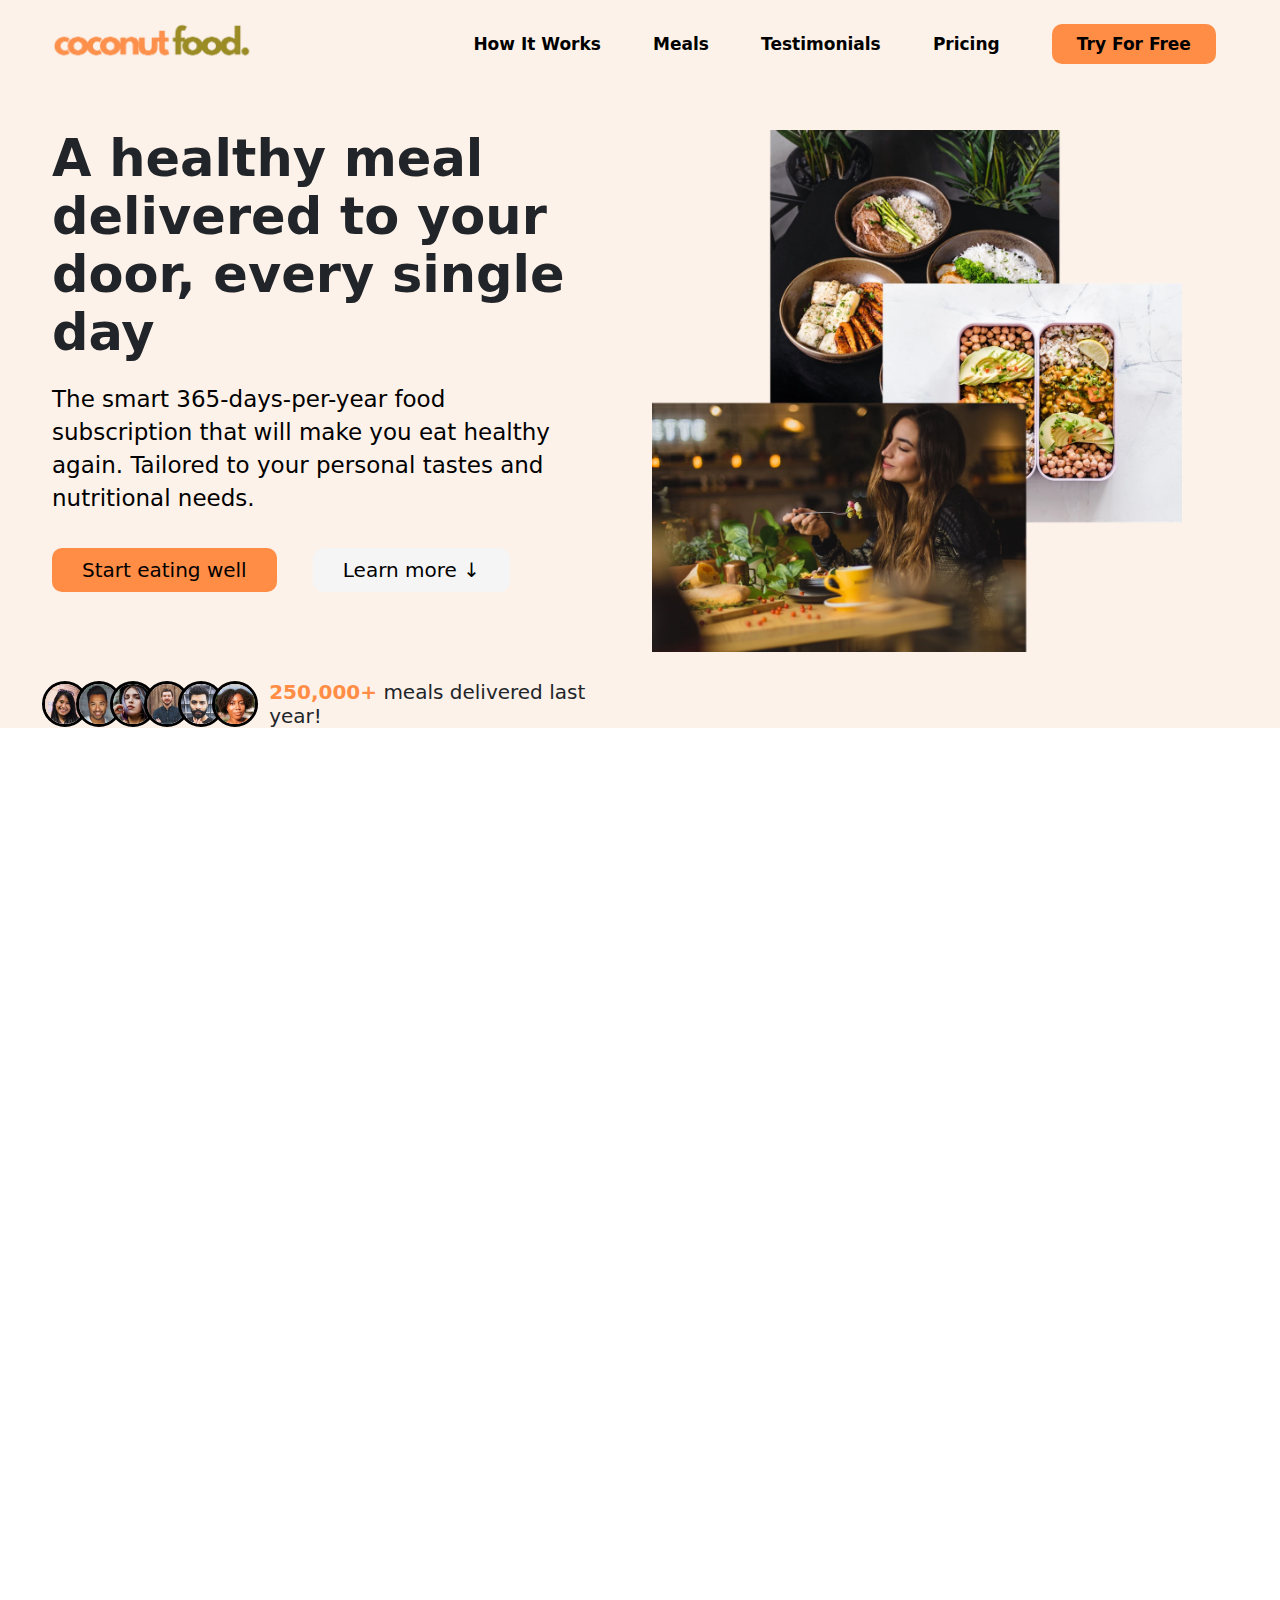
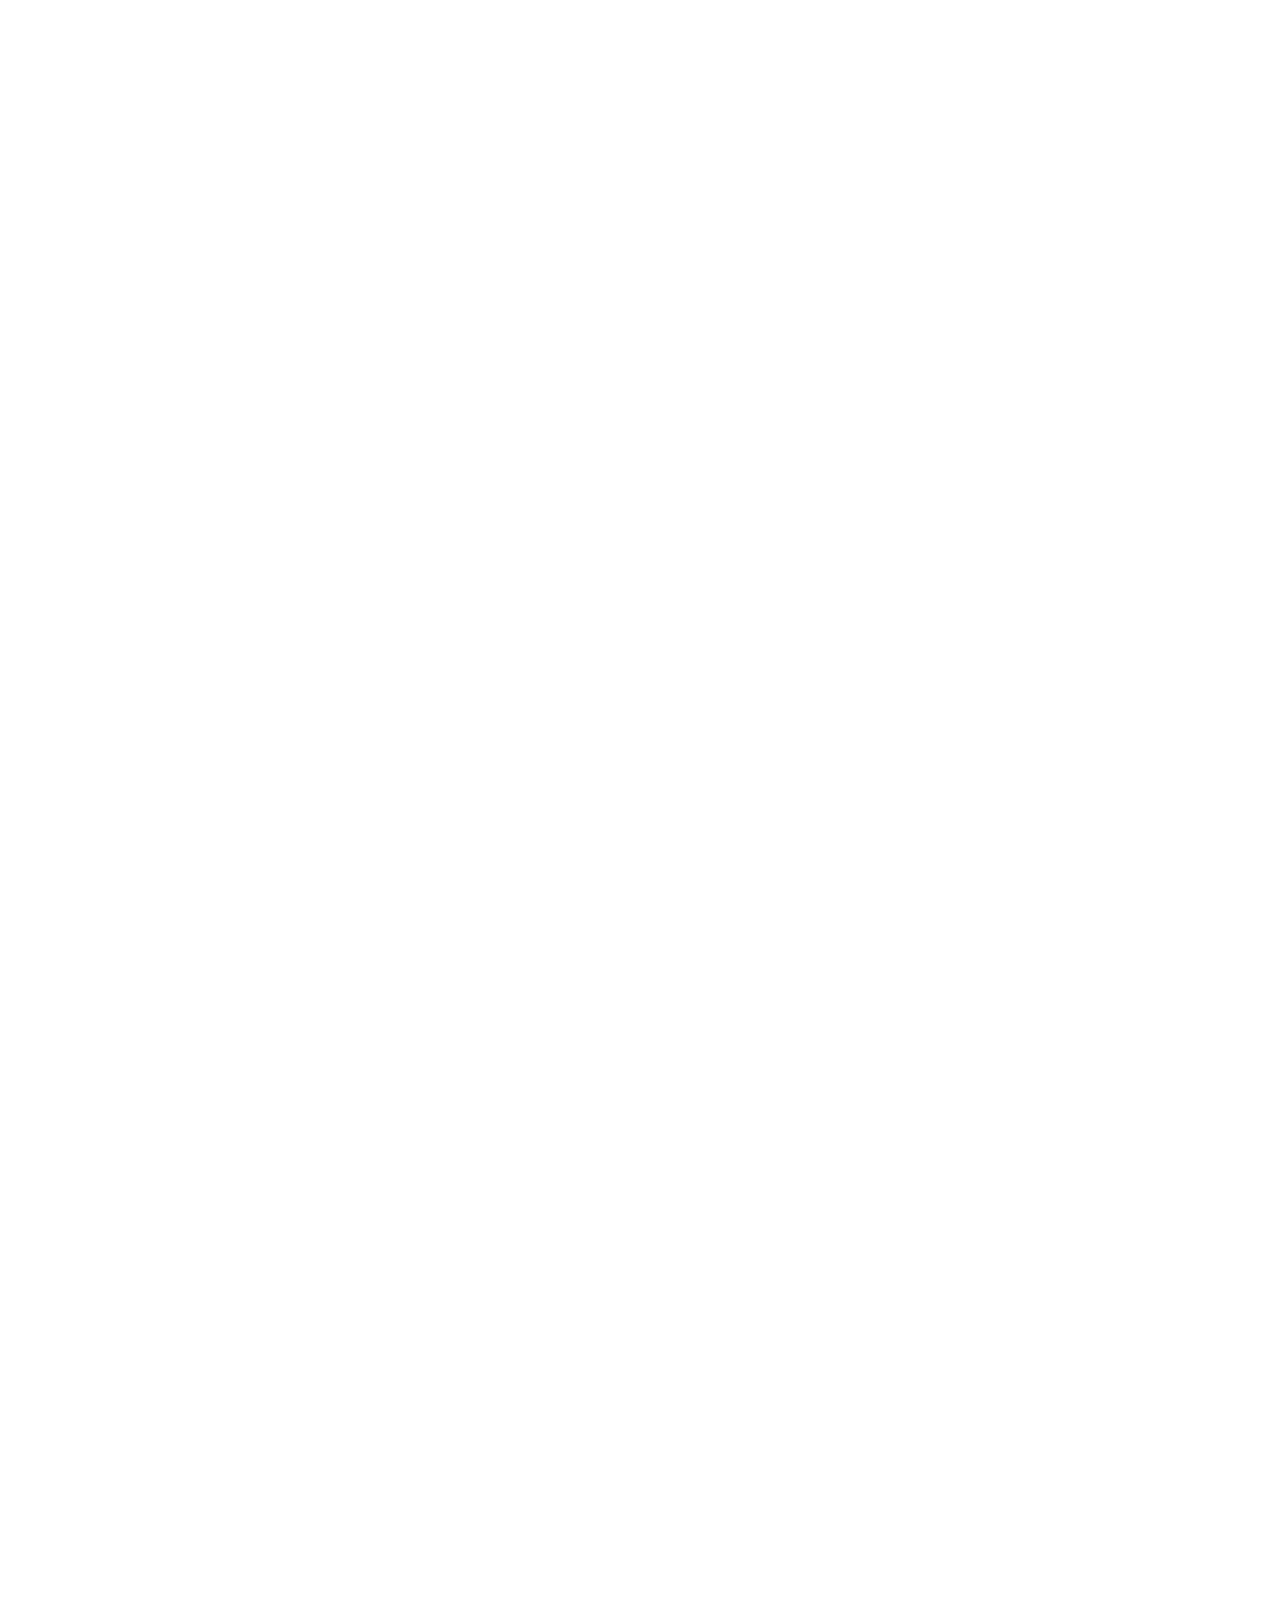
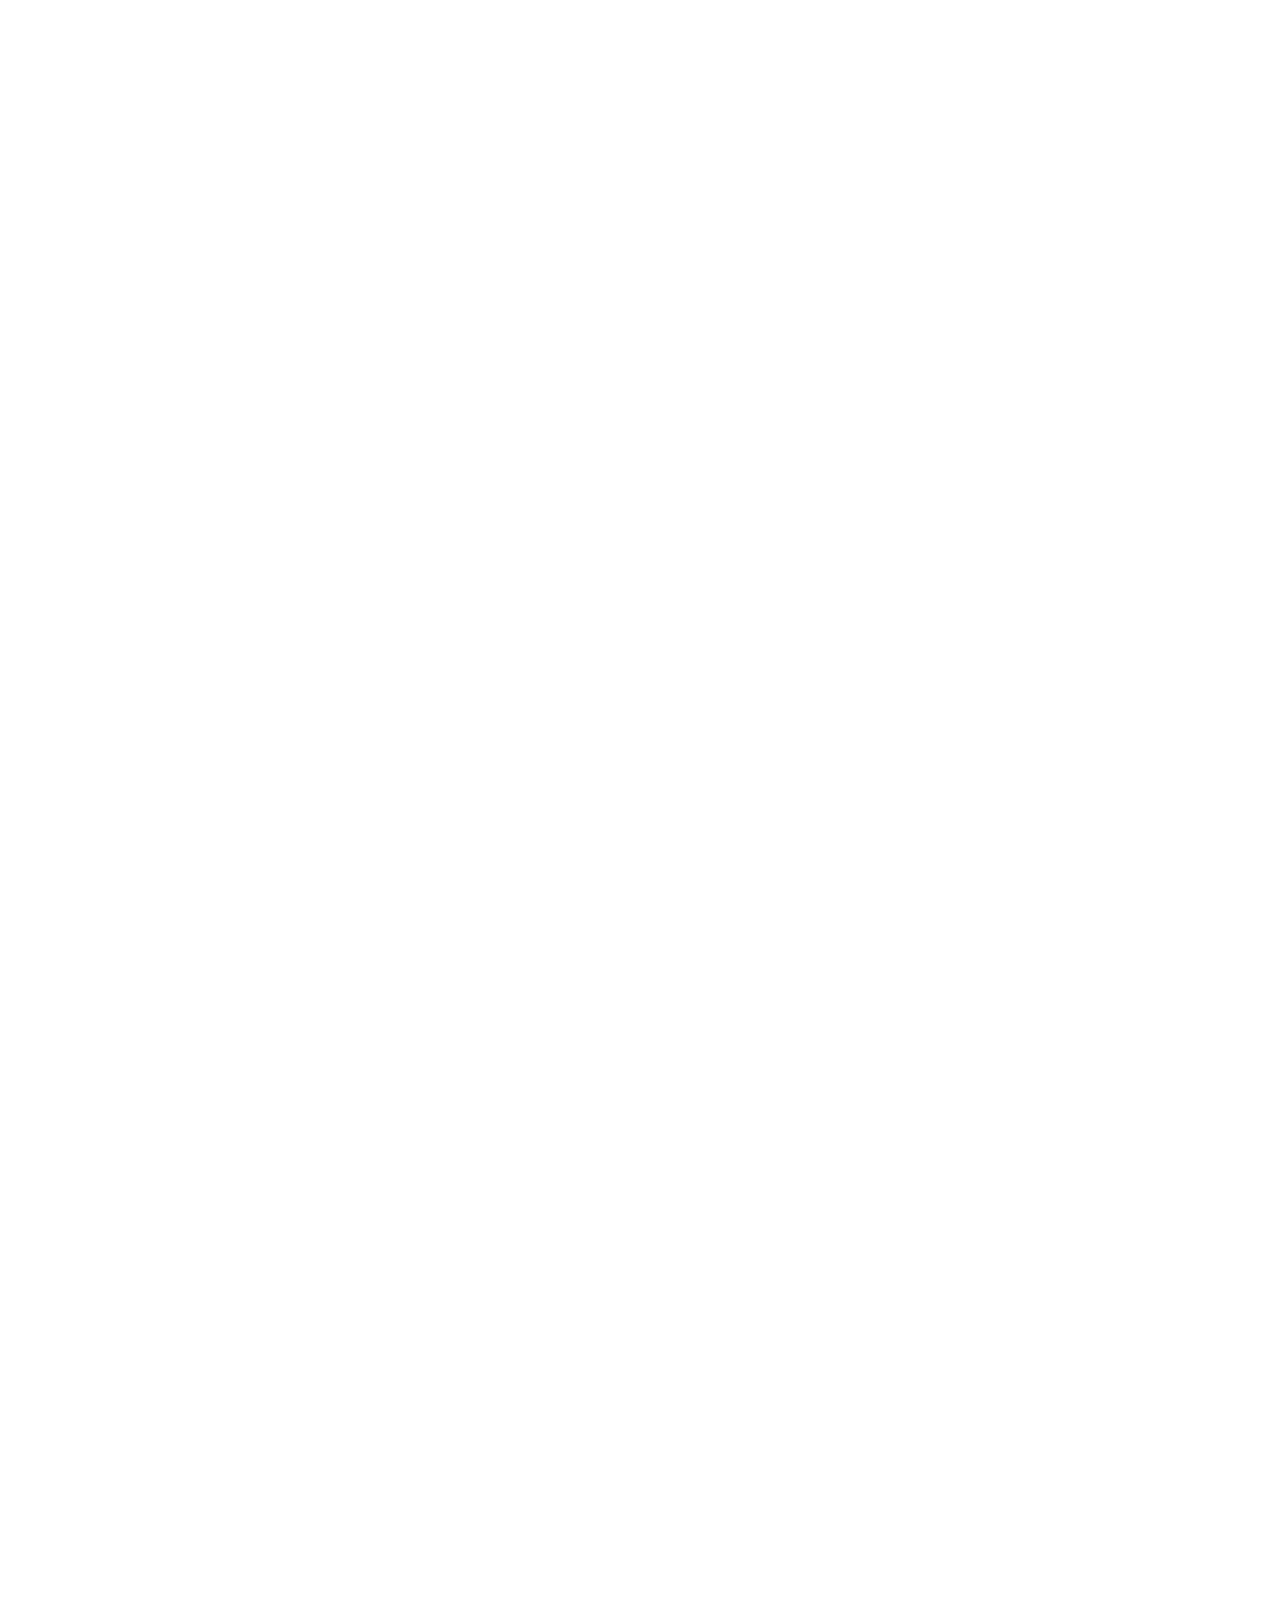
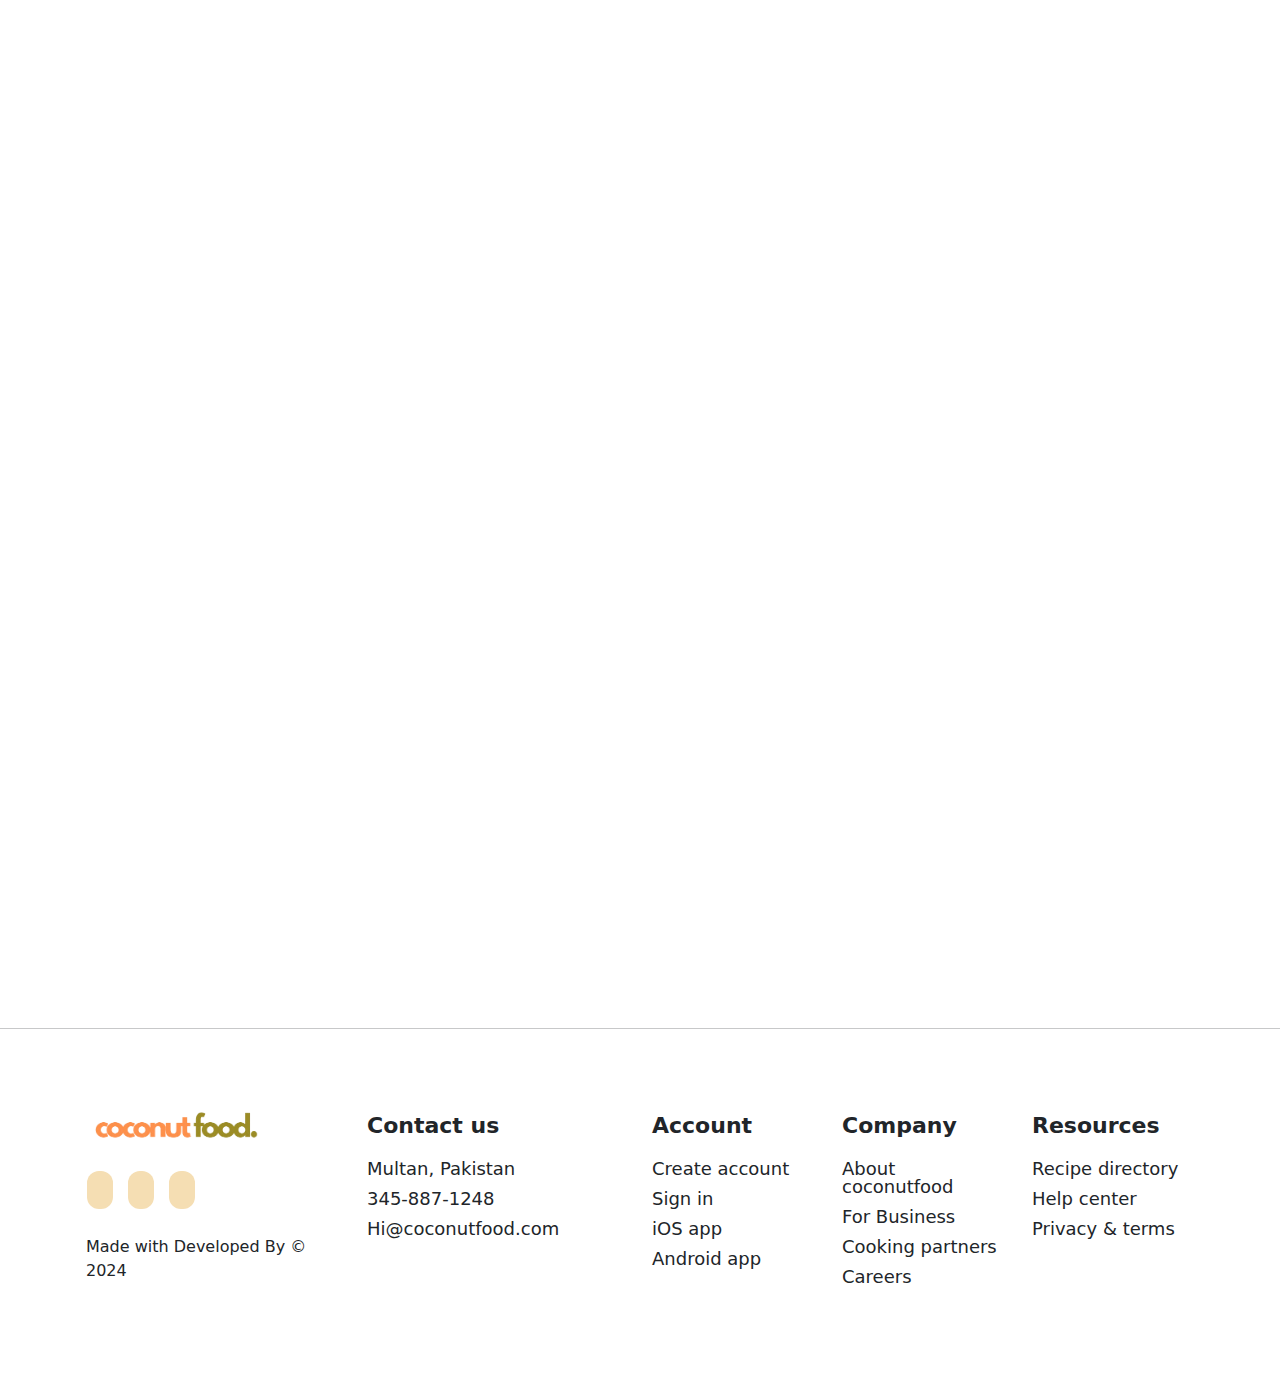
<file: index.html>
<!DOCTYPE html>
<html>

<head>
  <title>Zeeshan Afzal</title>
  <meta charset="utf-8" />
  <meta http-equiv="X-UA-Compatible" content="IE=edge" />
  <link rel="icon" href="assets/images/header-footer/favicon.ico">
  <meta name="viewport" content="width=device-width, initial-scale=1.0,user-scalable=no" />
  <link rel="stylesheet" href="./assets/css/bootstrap.min.css" />
  <link rel="stylesheet" href="./assets/css/style.css" />
  <link rel="stylesheet" href="./assets/css/responsive.css" />
</head>

<body>
  <main>
    <header class="header" id="myHeader">
      <div class="desktop-header">
        <div class="container-fluid">
          <div class="row align-items-center">
            <div class="col-md-4">
              <div class="header-logo">
                <a href="index.html"><img src="./assets/images/header-footer/cocofood.png" class="img-fluid" alt=""></a>
              </div>
            </div>

            <div class="col-md-8">
              <div class="header-main">
                <ul>
                  <li><a href="#how-it-work">How it works</a></li>
                  <li><a href="#recipes-content">Meals</a></li>
                  <li><a href="#testimonal-sect">Testimonials</a></li>
                  <li><a href="#pricing-link">Pricing</a></li>
                  <li><a href="#contact-us" class="try-btn">try for free</a></li>
                </ul>
              </div>
            </div>
          </div>
        </div>
      </div>



      <div class="mobile-menu">
        <div class="container">
          <div class="row">
            <div class="col-md-12">
              <div class="mobile-header">
                <aside>
                  <div class="mobile-menu">
                    <div id="mySidenav" class="sidenav" style="width: 0px;">
                      <a href="javascript:void(0)" class="closebtn" onclick="closeNav()">×</a>
                      <div class="mobile-center">
                        <a href="index.html">How it works</a>
                        <a href="index.htmlt">Meals</a>
                        <a href="index.html">Testimonials</a>
                        <a href="index.html">Pricing</a>
                      </div>
                      <div class="contact-btns">
                        <a href="index.html" class="try-btn">try for free</a>
                        <!-- <a href="step-1.php" class="Enroll">Get started</a> -->
                      </div>
                    </div>
                    <div class="mobile-image">
                      <a href="#">
                        <img src="./assets/images/header-footer/cocofood.png" class="img-fluid">
                      </a>
                      <span style="font-size:30px;cursor:pointer ; color:#ff8f4c" onclick="openNav()">☰</span>
                    </div>
                  </div>
                </aside>
              </div>
            </div>
          </div>
        </div>
      </div>

    </header>

    <section class="hero-section " id="hero-content">
      <div class="container-fluid">
        <div class="row">
          <div class="col-lg-6  col-md-12 col-sm-12">
            <div class="hero-content">
              <h1>A healthy meal delivered to your door, every single day</h1>
              <p>The smart 365-days-per-year food subscription that will make you eat healthy again. Tailored to your
                personal tastes and nutritional needs.</p>
              <a href="javascript:;" class="hero-btn">Start eating well</a>
              <a href="javascript:;" class="hero-btn lern">Learn more ↓</a>
            </div>

            <div class="meals-delivered">
              <div class="costumer-reviwe">
                <img src="./assets/images/hero/customer-1.jpg" class="img-fluid" alt="">
                <img src="./assets/images/hero/customer-2.jpg" class="img-fluid" alt="">
                <img src="./assets/images/hero/customer-3.jpg" class="img-fluid" alt="">
                <img src="./assets/images/hero/customer-4.jpg" class="img-fluid" alt="">
                <img src="./assets/images/hero/customer-5.jpg" class="img-fluid" alt="">
                <img src="./assets/images/hero/customer-6.jpg" class="img-fluid" alt="">
              </div>
              <h4> <span>250,000+</span> meals delivered last year!</h4>
            </div>

          </div>
          <div class="col-lg-6  col-md-12 col-sm-12">
            <div class="hero-image">
              <img src="./assets/images/header-footer/hero.webp" class="img-fluid" alt="">
            </div>
          </div>
        </div>
      </div>
    </section>


    <section class="featured-section fadein">
      <div class="container">
        <div class="row">
          <div class="col-md-12">
            <h2 class="featured-heading">As featured in</h2>
            <div class="featured-reviewes">
              <img src="./assets/images/hero/techcrunch.png" class="img-fluid" alt="">
              <img src="./assets/images/hero/business-insider.png" class="img-fluid" alt="">
              <img src="./assets/images/hero/forbes.png" class="img-fluid" alt="">
              <img src="./assets/images/hero/the-new-york-times.png" class="img-fluid" alt="">
              <img src="./assets/images/hero/usa-today.png" class="img-fluid" alt="">
            </div>
          </div>
        </div>
      </div>
    </section>


    <section class="how-it-work-sect  fadein" id="how-it-work">
      <div class="container">
        <div class="row">
          <div class="col-md-12">
            <div class="how-work-head">
              <h4>How it works</h4>
              <h1>Your daily dose of health in 3 simple steps</h1>
            </div>
          </div>
          <div class="col-md-6">
            <div class="about-work">
              <h1>01</h1>
              <h4>Tell us what you like (and what not)</h4>
              <p>Never again waste time thinking about what to eat! coconutfood AI will create a 100% personalized
                weekly
                meal plan just for you. It makes sure you get all the nutrients and vitamins you need, no matter what
                diet you follow!</p>
            </div>
          </div>
          <div class="col-md-6">
            <div class="about-work-image">
              <img src="./assets/images/how-it-work/app-screen-1.png" alt="">
            </div>
          </div>

          <div class="col-md-6">
            <div class="about-work-image">
              <img src="./assets/images/how-it-work/app-screen-2.png" alt="">
            </div>
          </div>

          <div class="col-md-6">
            <div class="about-work">
              <h1>02</h1>
              <h4>Approve your weekly meal plan</h4>
              <p>Once per week, approve the meal plan generated for you by coconutfood AI. You can change ingredients,
                swap
                entire meals, or even add your own recipes.</p>
            </div>
          </div>

          <div class="col-md-6">
            <div class="about-work">
              <h1>03</h1>
              <h4>Receive meals at convenient time</h4>
              <p>Best chefs in town will cook your selected meal every day, and we will deliver it to your door whenever
                works best for you. You can change delivery schedule and address daily!</p>
            </div>
          </div>
          <div class="col-md-6">
            <div class="about-work-image">
              <img src="./assets/images/how-it-work/app-screen-3.png" alt="">
            </div>
          </div>
        </div>
      </div>
    </section>


    <section class="recipes-sect fadein" id="recipes-content">
      <div class="container">
        <div class="row">
          <div class="col-md-12">
            <div class="recipes-head">
              <h4>Meals</h4>
              <h1>coconutfood AI chooses from 5,000+ recipes</h1>
            </div>
          </div>
          <div class="col-lg-4 col-md-6 col-sm-6 ">
            <div class="recipes-meal">
              <img src="./assets/images/how-it-work/meal-1.jpg" class="img-fluid" alt="">
              <div class="Meals-content">
                <h6><span>Vegetarian</span></h6>
                <h4>Japanese Gyozas</h4>
                <ul class="Meals-opt">
                  <li><span><i class="fa-solid fa-bowl-food"></i></span>650 calories</li>
                  <li><span><i class="fa-solid fa-utensils"></i></span> 650 calories</li>
                  <li><span><i class="fa-regular fa-star"></i></span> 650 calories</li>
                </ul>
              </div>

            </div>
          </div>
          <div class="col-lg-4 col-md-6 col-sm-6 ">
            <div class="recipes-meal">
              <img src="./assets/images/how-it-work/meal-2.jpg" class="img-fluid" alt="">
              <div class="Meals-content">
                <h6><span>Vegetarian</span></h6>
                <h4>JAvocado Salad</h4>
                <ul class="Meals-opt">
                  <li><span><i class="fa-solid fa-bowl-food"></i></span>400 calories</li>
                  <li><span><i class="fa-solid fa-utensils"></i></span> NutriScore ® 92</li>
                  <li><span><i class="fa-regular fa-star"></i></span> 4.8 rating (441)</li>
                </ul>
              </div>

            </div>
          </div>
          <div class="col-lg-4 col-md-6 col-sm-6 ">
            <div class="Works-diet">
              <h3>Works with any diet:</h3>
              <ul>
                <li><span><i class="fa-solid fa-check"></i></span>Vegetarian</li>
                <li><span><i class="fa-solid fa-check"></i></span>Vegan</li>
                <li><span><i class="fa-solid fa-check"></i></span>Pescatarian</li>
                <li><span><i class="fa-solid fa-check"></i></span>Gluten-free</li>
                <li><span><i class="fa-solid fa-check"></i></span>Lactose-free</li>
                <li><span><i class="fa-solid fa-check"></i></span>Keto</li>
                <li><span><i class="fa-solid fa-check"></i></span>Paleo</li>
                <li><span><i class="fa-solid fa-check"></i></span>Low FODMAP</li>
                <li><span><i class="fa-solid fa-check"></i></span>Kid-friendly</li>
              </ul>
            </div>
          </div>
          <div class="see-more">
            <a href="javascript:;">See all recipes →</a>
          </div>
        </div>
      </div>
    </section>


    <section class="testimonials-section fadein" id="testimonal-sect">
      <div class="container-fluid">
        <div class="row">
          <div class="col-lg-6  col-md-12 col-sm-12">
            <div class="testionials-content">
              <h4>Testimonials</h4>
              <h1>Once you try it, you can't go back</h1>
            </div>
            <div class="row">
              <div class="col-md-6">
                <div class="testanial-clent">
                  <img src="./assets/images/testimonial/hannah.jpg" class="img-fluid" alt="">
                  <p>Inexpensive, healthy and great-tasting meals, without even having to order manually! It feels truly
                    magical.</p>
                  <h6>— Dave Bryson</h6>
                </div>
              </div>
              <div class="col-md-6">
                <div class="testanial-clent">
                  <img src="./assets/images/testimonial/hannah.jpg" class="img-fluid" alt="">
                  <p>Inexpensive, healthy and great-tasting meals, without even having to order manually! It feels truly
                    magical.</p>
                  <h6>— Dave Bryson</h6>
                </div>
              </div>
              <div class="col-md-6">
                <div class="testanial-clent">
                  <img src="./assets/images/testimonial/hannah.jpg" class="img-fluid" alt="">
                  <p>Inexpensive, healthy and great-tasting meals, without even having to order manually! It feels truly
                    magical.</p>
                  <h6>— Dave Bryson</h6>
                </div>
              </div>
              <div class="col-md-6">
                <div class="testanial-clent">
                  <img src="./assets/images/testimonial/hannah.jpg" class="img-fluid" alt="">
                  <p>Inexpensive, healthy and great-tasting meals, without even having to order manually! It feels truly
                    magical.</p>
                  <h6>— Dave Bryson</h6>
                </div>
              </div>
            </div>
          </div>
          <div class="col-lg-6  col-md-12 col-sm-12">
            <div class="testionial-photo">
              <img src="./assets/images/testimonial/gallery-12.jpg" alt="">
              <img src="./assets/images/testimonial/gallery-11.jpg" alt="">
              <img src="./assets/images/testimonial/gallery-1.jpg" alt="">
              <img src="./assets/images/testimonial/gallery-2.jpg" alt="">
              <img src="./assets/images/testimonial/gallery-3.jpg" alt="">
              <img src="./assets/images/testimonial/gallery-4.jpg" alt="">
              <img src="./assets/images/testimonial/gallery-5.jpg" alt="">
              <img src="./assets/images/testimonial/gallery-6.jpg" alt="">
              <img src="./assets/images/testimonial/gallery-7.jpg" alt="">
              <img src="./assets/images/testimonial/gallery-8.jpg" alt="">
              <img src="./assets/images/testimonial/gallery-9.jpg" alt="">
              <img src="./assets/images/testimonial/gallery-10.jpg" alt="">
            </div>
          </div>
        </div>
      </div>
    </section>



    <section class="pricing-section fadein" id="pricing-link">
      <div class="container">
        <div class="row">
          <div class="col-md-12">
            <div class="how-work-head">
              <h4>Pricing</h4>
              <h1>Eating well without breaking the bank</h1>
            </div>
          </div>
          <div class="col-md-6">
            <div class="pricing-cards">
              <h4>Starter</h4>
              <h1>$399</h1>
              <p>per month. That's just $13 per meal!</p>
              <ul class="Pricing-list">
                <li><span><i class="fa-solid fa-check"></i></span>1 meal per day</li>
                <li><span><i class="fa-solid fa-check"></i></span>Order from 11am to 9pm</li>
                <li><span><i class="fa-solid fa-check"></i></span>Delivery is free</li>
                <li><span><i class="fa-solid fa-xmark"></i></span></li>
              </ul>
              <a href="javascript:;">Start eating well</a>
            </div>
          </div>
          <div class="col-md-6">
            <div class="pricing-cards best-pricing">
              <h4>Starter</h4>
              <h1>$399</h1>
              <p>per month. That's just $13 per meal!</p>
              <ul class="Pricing-list">
                <li><span><i class="fa-solid fa-check"></i></span>1 meal per day</li>
                <li><span><i class="fa-solid fa-check"></i></span>Order from 11am to 9pm</li>
                <li><span><i class="fa-solid fa-check"></i></span>Delivery is free</li>
                <li><span><i class="fa-solid fa-xmark"></i></span></li>
              </ul>
              <a href="javascript:;">Start eating well</a>
            </div>
          </div>
          <div class="pricing-pra">
            <p>Prices include all applicable taxes. You can cancel at any time. Both plans include the following:</p>
          </div>

          <div class="col-lg-3 col-md-6">
            <div class="pricing-reviwes">
              <p><span><i class="fa-solid fa-infinity"></i></span></p>
              <h6>Never cook again!</h6>
              <p>Our subscriptions cover 365 days per year, even including major holidays.</p>
            </div>
          </div>
          <div class="col-lg-3 col-md-6">
            <div class="pricing-reviwes">
              <p><span><i class="fa-solid fa-infinity"></i></span></p>
              <h6>Local and organic</h6>
              <p>Our cooks only use local, fresh, and organic products to prepare your meals.</p>
            </div>
          </div>

          <div class="col-lg-3 col-md-6">
            <div class="pricing-reviwes">
              <p><span><i class="fa-solid fa-infinity"></i></span></p>
              <h6>No waste</h6>
              <p>All our partners only use reusable containers to package all your meals.</p>
            </div>
          </div>

          <div class="col-lg-3 col-md-6">
            <div class="pricing-reviwes">
              <p><span><i class="fa-solid fa-infinity"></i></span></p>
              <h6>Pause anytime</h6>
              <p>Going on vacation? Just pause your subscription, and we refund unused days.</p>
            </div>
          </div>

        </div>
      </div>
    </section>


    <section class="conract-section  fadein" id="contact-us">
      <div class="container">
        <div class="row">
          <div class="col-lg-8 col-md-12 p-0">
            <div class="contact-us-head">
              <h1>Get your first meal for free!</h1>
              <p>Healthy, tasty and hassle-free meals are waiting for you. Start eating well today. You can cancel or
                pause anytime. And the first meal is on us!</p>
              <form class="costomer-form">
                <div class="row">
                  <div class="col-md-6">
                    <div class="person-name">
                      <label for="fname">Full Name</label><br>
                      <input type="text" placeholder="John Smith" id="fname" name="fname"><br>
                    </div>
                  </div>
                  <div class="col-md-6">
                    <div class="person-id">
                      <label for="lname">Email address</label><br>
                      <input type="text" placeholder="me@example.com" id="lname" name="lname">
                    </div>
                  </div>
                  <div class="col-md-6">
                    <div class="categories-persson">
                      <label for="lname">Where did you hear from us?</label><br>
                      <input type="text" placeholder="Where did you hear from us?" id="lname" name="lname">
                    </div>
                  </div>
                  <div class="col-md-6">
                    <div class="contact-btn">
                      <button>Sign up now</button>
                    </div>
                  </div>
                </div>

              </form>

            </div>
          </div>
          <div class="col-lg-4 col-md-12 p-0">
            <div class="contact-photo">
              <img src="./assets/images/testimonial/eating.jpg" class="img-fluid" alt="">
            </div>
          </div>

        </div>
      </div>
    </section>

    <hr>



    <footer>
      <div class="container">
        <div class="row">
          <div class="col-lg-3 col-md-4">
            <div class="foter-logo">
              <img src="./assets/images/header-footer/cocofood.png" class="img-fluid" alt="">
              <ul>
                <li><span><i class="fa-solid fa-infinity"></i></span></li>
                <li><span><i class="fa-solid fa-infinity"></i></span></li>
                <li><span><i class="fa-solid fa-infinity"></i></span></li>
              </ul>
              <p>Made with Developed By © 2024</p>
            </div>
          </div>
          <div class="col-lg-3 col-md-4">
            <div class="footer-links">
              <h4>Contact us</h4>
              <ul>
                <li>Multan, Pakistan</li>
                <li>345-887-1248</li>
                <li>Hi@coconutfood.com</li>
                <!-- <li>Multan, Pakistan</li> -->
              </ul>
            </div>
          </div>
          <div class="col-lg-2 col-md-4">
            <div class="footer-links">
              <h4>Account </h4>
              <ul>
                <li>Create account</li>
                <li>Sign in</li>
                <li>iOS app</li>
                <li>Android app</li>
              </ul>
            </div>
          </div>
          <div class="col-lg-2 col-md-4">
            <div class="footer-links">
              <h4>Company</h4>
              <ul>
                <li>About coconutfood</li>
                <li>For Business</li>
                <li>Cooking partners</li>
                <li>Careers</li>
              </ul>
            </div>
          </div>
          <div class="col-lg-2 col-md-4">
            <div class="footer-links">
              <h4>Resources</h4>
              <ul>
                <li>Recipe directory</li>
                <li>Help center</li>
                <li>Privacy & terms</li>
                <!-- <li>Multan, Pakistan</li> -->
              </ul>
            </div>
          </div>
        </div>
      </div>
    </footer>

  </main>

  <script src="./assets/js/bootstrap.bundle.min.js"></script>
  <script src="./assets/js/font.js"></script>
  <script src="./assets/js/jquery-3.3.1.min.js"></script>
  <script src="./assets/js/custom.js"></script>
</body>

</html>
</file>
<file: assets/css/style.css>
h1,
h2,
h3,
h4,
h5,
h6,
p,
span,
ul,
li,
a,
.btn-default,
textarea {
    margin: 0;
    padding: 0;
}

* {
    margin: 0;
    padding: 0;
}

a:hover {
    text-decoration: none;
}

a:focus {
    text-decoration: none;
}

ul {
    list-style: none;
}

/* The sticky class is added to the header with JS when it reaches its scroll position */
.sticky {
    position: fixed;
    top: 0;
    width: 100%
}

/* Add some top padding to the page content to prevent sudden quick movement (as the header gets a new position at the top of the page (position:fixed and top:0) */
.sticky+.content {
    padding-top: 102px;
}







.mobile-menu {
    display: none;
}

.sidenav {
    padding-top: 50px;
}

.sidenav {
    height: 100%;
    width: 0;
    position: fixed;
    z-index: 1;
    top: 0;
    left: 0;
    background-color: #46423e;
    overflow-x: hidden;
    transition: 0.5s;
    padding-top: 60px;
}

.mobile-image {
    display: flex;
    align-items: center;
    justify-content: space-between;
    padding: 5px 76px 5px 75px;
}

.mobile-image img {
    width: 100%;
}

.sidenav .closebtn {
    position: absolute;
    top: 0;
    right: 25px;
    font-size: 36px;
    margin-left: 50px;
}

.sidenav a {
    font-size: 21px;
    color: white;
    text-align: center;
    padding: 10px 0px 8px 0px;
}

.sidenav a {
    font-size: 21px;
    color: white;
    text-align: center;
    padding: 10px 0px 8px 0px;
}

header .mobile-menu .contact-btns {
    width: 50%;
    margin: auto;
}

header .mobile-menu .contact-btns a.Enroll:hover,
header .mobile-menu .contact-btns a.login {
    transition: 0.5s;
    font-family: "Poppins";
    font-style: normal;
    font-weight: 600;
    font-size: 18px;
    text-align: center;
    color: #ffffff;
    background: #000;
    border: 1px solid #000;
    border-radius: 4px;
    display: block;
    padding: 2px 10px;
    margin: 10px auto;
}

header .mobile-menu .contact-btns a.login:hover,
header .mobile-menu .contact-btns a.Enroll {
    display: block;
    font-family: "Poppins";
    font-style: normal;
    font-weight: 600;
    font-size: 18px;
    text-align: center;
    color: #ffffff;
    background: #000;
    border: 1px solid #000;
    border-radius: 4px;
    padding: 2px 10px;
    margin: 10px auto;
}





html {
    scroll-behavior: smooth;
}

header {
    padding: 16px 26px;
    background: #fdf2e9;
    z-index: 3;
}


header .header-logo a img {
    width: 58%;
}

header .header-main ul {
    display: flex;
    align-items: center;
    justify-content: space-around;
}

header .header-main ul li a {
    color: black;
    font-size: 17px;
    font-weight: 600;
    text-decoration: none;
    text-transform: capitalize;
}


header a.try-btn {
    background: #ff8d46;
    padding: 10px 25px;
    border-radius: 10px;
    /* padding: 1.2rem 2.4rem; */
}

header a.try-btn:hover {
    color: rgb(255 248 246);
    background-color: #c95a17;
    transition-duration: 0.6s;
}

.hero-content h1 {
    font-size: 51px;
    font-weight: 700;
    line-height: 58px;
}

.hero-content p {
    color: black;
    font-size: 23px;
    font-weight: 400;
    line-height: 33px;
    margin-bottom: 40px;
    margin-top: 21px;
}

.hero-content {
    padding: 40px 40px;
}


.hero-content a {
    font-size: 20px;
    text-decoration: none;
    color: black;
    font-weight: 500;
    background: #ff8d46;
    padding: 10px 30px;
    border-radius: 10px;
}

.hero-content a:hover {
    color: rgb(255 248 246);
    background-color: #c95a17;
    transition-duration: 0.6s;

}

a.hero-btn.lern {
    background: whitesmoke;
    margin-left: 31px;
}

a.hero-btn.lern:hover {
    color: rgb(255 248 246);
    background-color: #c95a17;
    transition-duration: 0.6s;
}

.hero-image img {
    width: 86%;
}

.hero-image {
    padding: 40px 0;
}



.meals-delivered {
    display: flex;
    align-items: center;
    /* justify-content: center; */
    gap: 32px;
    margin-top: 55px;
    padding: 0 0 0 30px;
}

.costumer-reviwe {
    display: flex;
    /* align-items: center; */
}

.costumer-reviwe img {
    width: 46px;
    border-radius: 50%;
    margin-right: -12px;
    border: 3px solid black;
}

.deliverd-items h4 {
    font-size: 17px;
}


.meals-delivered h4 {
    font-size: 20px;
    font-weight: 500;
}

.meals-delivered h4 span {
    color: #ff8d46;
    font-weight: 900;
}

h2.featured-heading {
    font-size: 20px;
    font-weight: 800;
    line-height: 41px;
    padding: 21px 0;
    text-align: center;
}

.featured-reviewes img {
    width: 13%;
    /* margin: 0 14px; */
}

.featured-reviewes {
    /* text-align: center; */
    padding: 22px 5px;
    display: flex;
    gap: 48px;
    align-items: center;
    justify-content: center;
}

section#how-it-work {
    padding: 20px 0;
}

.how-work-head h4 {
    font-size: 21px;
    font-weight: 600;
    line-height: 40px;
    color: #cf711f;
}

.how-work-head h1 {
    font-size: 38px;
    line-height: 48px;
    font-weight: 700;
}

.how-work-head {
    padding: 20px 0;
    margin-bottom: 60px;
}

.about-work h1 {
    font-size: 50px;
    line-height: 58px;
    font-weight: 800;
    color: #ddd;
}

.about-work h4 {
    font-size: 31px;
    line-height: 44px;
    font-weight: 700;
    padding: 15px 0;
}

.about-work p {
    font-size: 18px;
    line-height: 33px;
    font-weight: 500;
}


.about-work-image img {
    width: 30%;
}

.about-work-image {
    text-align: center;
    margin-bottom: 80px;
}

section#hero-content {
    background: #fdf2e9;
}

section#recipes-content {
    padding: 40px;
}

.recipes-head h4 {
    font-size: 20px;
    font-weight: 600;
    line-height: 20px;
    color: #ff8d46;
}

.recipes-head h1 {
    font-size: 35px;
    font-weight: 700;
    line-height: 60px;
}

.recipes-head {
    padding: 35px 0px;
}

section#recipes-content {
    padding: 40px;
}

.recipes-head h4 {
    font-size: 20px;
    font-weight: 600;
    line-height: 20px;
    color: #ff8d46;
}

.recipes-head h1 {
    font-size: 35px;
    font-weight: 700;
    line-height: 60px;
}

.recipes-head {
    padding: 35px 0px;
    text-align: center;
}

.recipes-meal img {
    width: 100%;
    border-radius: 16px 17px 0px 0px;
}


.recipes-meal {
    box-shadow: 0 2.4rem 4.8rem rgba(0, 0, 0, 0.075);
    border-radius: 11px;
}

.Meals-content {
    padding: 40px 0px 40px 48px;
    border-radius: 12px;
}

.Meals-content h6 span {
    font-size: 16px;
    font-weight: 600;
    line-height: 30px;
    padding: 5px 12px;
    background: tomato;
    border-radius: 15px;
    cursor: pointer;
}

.Meals-content h6 span:hover {
    color: rgb(255 248 246);
    background-color: #c95a17;
    transition-duration: 0.6s;
}

.Meals-content h4 {
    font-size: 25px;
    font-weight: 600;
    line-height: 46px;
    padding: 12px 0px;
}

.Meals-content ul li {
    font-size: 19px;
    font-weight: 600;
    line-height: 39px;
}



.Meals-content ul li span {
    font-size: 22px;
    font-weight: 600;
    line-height: 30px;
    margin-right: 12px;
}


.Works-diet h3 {
    font-size: 33px;
    font-weight: 600;
    line-height: 46px;
    padding: 0px 0px 15px 0px;
}

.Works-diet ul li {
    font-size: 21px;
    font-weight: 400;
    line-height: 27px;
    padding: 10px 0px;
}

.Works-diet ul li span {
    font-size: 22px;
    font-weight: 600;
    line-height: 25px;
    padding: 0px 25px 0px 0px;
    color: tomato;
}


.see-more a {
    font-size: 16px;
    font-weight: 500;
    line-height: 30px;
    color: tomato;
    /* align-items: center !important; */
}

.see-more {
    padding: 30px 0;
    align-items: center !important;
    text-align: center;
}


.testionial-photo img {
    width: 28%;
    margin: 15px 13px;
}


.testionials-content h4 {
    font-size: 22px;
    line-height: 26px;
    font-weight: 700;
}

.testionials-content h1 {
    font-size: 39px;
    line-height: 50px;
    font-weight: 700;
    padding: 18px 0px;
}

.testionials-content {
    padding: 25px 31px 25px 36px;
}

.testanial-clent img {
    width: 18%;
    border-radius: 30px;
}

.testanial-clent p {
    font-size: 20px;
    font-weight: 400;
    line-height: 26px;
    padding: 25px 0px;
}

.testanial-clent h6 {
    font-size: 14px;
    font-weight: 600;
    line-height: 28px;
}

.testanial-clent {
    margin: 25px 0px 25px 42px;
}

section#testimonal-sect {
    padding: 25px 0px;
    background-color: #fdf2e9;
}

/* //////////////////////////////////// */

.pricing-cards h4 {
    font-size: 29px;
    font-weight: 600;
    line-height: 52px;
    text-align: center;
}

.pricing-cards h1 {
    font-size: 44px;
    font-weight: 800;
    line-height: 57px;
    text-align: center;
}

.pricing-cards p {
    font-size: 18px;
    font-weight: 500;
    line-height: 33px;
    text-align: center;
}

.pricing-cards {
    border: 2px solid #d8711f;
    padding: 50px 5px 50px 20px;
    text-align: center;
    width: 77%;
    margin: 0 auto;
    border-radius: 12px;
}

ul.Pricing-list li {
    font-size: 19px;
    font-weight: 400;
    line-height: 33px;
    padding: 6px 0;
}

.pricing-cards a {
    font-size: 19px;
    font-weight: 700;
    line-height: 33px;
    background: tomato;
    padding: 8px 15px;
    border-radius: 10px;
    text-decoration: none;
    color: white;
}

.pricing-cards a:hover {
    color: rgb(255 248 246);
    background-color: #c95a17;
    transition-duration: 0.6s;
}

ul.Pricing-list {
    padding: 20px 0 30px 51px;
    text-align: initial;
}

ul.Pricing-list li span {
    font-size: 18px;
    font-weight: 700;
    line-height: 33px;
    padding: 0px 20px 0px 0;
    color: tomato;
}

.pricing-cards.best-pricing {
    background: #eeddcf;
}



.pricing-section {
    padding: 50px 0px;
}

.pricing-pra p {
    font-size: 18px;
    font-weight: 600;
    line-height: 26px;
    text-align: center;
    padding: 46px 0;
    margin-bottom: 50px;
}

.pricing-reviwes p {
    font-size: 18px;
    font-weight: 400;
    line-height: 26px;
}



.pricing-reviwes p span {
    font-size: 23px;
    font-weight: 600;
    line-height: 20px;
    background: #fdf2e9;
    padding: 12px 15px;
    border-radius: 31px;
    color: tomato;
    /* margin: 48px 0; */
}



.pricing-reviwes h6 {
    font-size: 21px;
    font-weight: 600;
    line-height: 41px;
    padding: 29px 0 10px 0;
}

section#contact-us {
    padding: 51px 0;
}

form.costomer-form {
    display: flex;
    align-items: center;
}

.contact-us-head h1 {
    font-size: 37px;
    line-height: 55px;
    font-weight: 700;
}


.contact-us-head p {
    font-size: 18px;
    line-height: 27px;
    font-weight: 500;
    padding: 17px 0;
}

form.costomer-form .person-name input {
    width: 100%;
    padding: 10px 10px;
    border: none;
    border-radius: 10px;
}

form.costomer-form .person-id input {
    width: 100%;
    width: 100%;
    padding: 10px 10px;
    border: none;
    border-radius: 10px;
}


form.costomer-form .categories-persson input {
    width: 100%;
    width: 100%;
    padding: 10px 10px;
    border: none;
    border-radius: 10px;
}

.person-name label {
    font-size: 18px;
    font-weight: 500;
    padding: 12px 0px;
    color: #45260a;
}

.categories-persson label {
    font-size: 18px;
    font-weight: 500;
    padding: 12px 0px;
}

.person-id label {
    font-size: 18px;
    font-weight: 500;
    padding: 12px 0px;
}


.contact-btn button {
    width: 100%;
    padding: 9px 10px;
    border: none;
    border-radius: 10px;
    margin: 50px 0px 0px;
    font-size: 18px;
    font-weight: 600;
    background: #45260a;
    color: white;
}

.contact-btn button:hover {
    color: #000;
    background-color: #ffffff;
    transition-duration: 0.6s;
}

.contact-us-head {
    background: #e88833;
    padding: 70px 22px;
    height: 100%;
}

.foter-logo img {
    width: 71%;
}

.foter-logo ul {
    align-items: center;
    display: flex;
    /* justify-content: center; */
    gap: 15px;
    padding-left: 5px;
    padding-top: 22px;
}

.foter-logo ul li span {
    font-size: 20px;
    background: wheat;
    padding: 7px 13px;
    border-radius: 12px;
}


.footer-links ul li {
    font-size: 18px;
    line-height: 18px;
    font-weight: 400;
    padding: 6px 0px;
}

.footer-links h4 {
    font-size: 22px;
    line-height: 41px;
    font-weight: 600;
    padding: 0px 0px 8px;
}

footer {
    padding: 60px 0px;
}

.foter-logo p {
    font-size: 16px;
    font-weight: 400;
    padding: 30px 4px;
}


.fadein {
    opacity: 0;
    transition: all 1.5s;
    transform: translate(0, 100px);
}

.fadein.visible {
    opacity: 1;
    transform: translate(0, 0);
}
</file>
<file: assets/css/responsive.css>
@media (max-width: 1200px) {}

@media (max-width: 1025px) {
    .testionial-photo img {
        width: 36%;
        margin: 15px 13px;
    }

    .hero-content h1 {
        font-size: 39px;
        font-weight: 700;
        line-height: 46px;
    }

    .hero-content a {
        font-size: 20px;
        text-decoration: none;
        color: black;
        font-weight: 500;
        background: #ff8d46;
        padding: 10px 19px;
        border-radius: 10px;
    }

    .meals-delivered {
        display: flex;
        align-items: center;
        /* justify-content: center; */
        gap: 32px;
        margin-top: 55px;
        padding: 0 0 26px 30px;
        flex-wrap: wrap;
    }

    .Works-diet h3 {
        font-size: 27px;
        font-weight: 600;
        line-height: 46px;
        padding: 0px 0px 15px 0px;
    }



}

@media (max-width: 768px) {

    .mobile-menu {
        display: block;
    }

    .desktop-header {
        display: none;
    }


    /* .hero-content h1 {
        font-size: 10px;
        font-weight: 700;
        line-height: 58px;
    } */

    .mobile-image {
        display: flex;
        align-items: center;
        justify-content: space-between;
        padding: 5px;
    }

    .mobile-image a img {
        width: 58%;
    }

    .mobile-image span {
        font-size: 37px !important;
    }


    .sidenav a {
        font-size: 21px;
        color: white;
        text-align: center;
        padding: 16px 0px 8px 0px;
        text-decoration: none;
    }

    .mobile-center {
        display: flex;
        align-items: center;
        flex-direction: column;
        justify-content: center;
        margin-bottom: 50px;
    }

    header .mobile-menu .contact-btns {
        width: 50%;
        margin: auto;
        text-align: center;
    }

    .hero-image img {
        width: 60%;
        text-align: center;
    }

    .hero-image {
        padding: 40px 0;
        text-align: center;
    }

    .about-work h1 {
        font-size: 39px;
        line-height: 58px;
        font-weight: 800;
        color: #ddd;
    }

    .about-work h4 {
        font-size: 18px;
        line-height: 18px;
        font-weight: 700;
        padding: 11px 0;
    }

    .about-work p {
        font-size: 15px;
        line-height: 20px;
        font-weight: 500;
    }

    .how-work-head h1 {
        font-size: 28px;
        line-height: 48px;
        font-weight: 700;
    }

    .recipes-head h1 {
        font-size: 25px;
        font-weight: 700;
        line-height: 60px;
    }


    .pricing-cards {
        border: 2px solid #d8711f;
        padding: 50px 5px 50px 20px;
        text-align: center;
        width: 100%;
        margin: 0;
        border-radius: 12px;
    }

    .pricing-reviwes {
        margin: 24px 0;
    }







}
















@media (max-width: 576px) {


    .mobile-menu {
        display: block;
    }

    .desktop-header {
        display: none;
    }

    .mobile-image {
        display: flex;
        align-items: center;
        justify-content: space-between;
        padding: 5px;

    }

    .hero-content {
        padding: 0px 10px;
    }

    header {
        padding: 16px 0px;
        background: #fdf2e9;
    }

    .mobile-image a img {
        width: 78%;
    }

    .hero-content h1 {
        font-size: 27px;
        font-weight: 700;
        line-height: 34px;
    }

    .hero-content p {
        color: black;
        font-size: 18px;
        font-weight: 400;
        line-height: 26px;
        margin-bottom: 40px;
        margin-top: 21px;
    }

    .hero-content a {
        font-size: 14px;
        text-decoration: none;
        color: black;
        font-weight: 500;
        background: #ff8d46;
        padding: 7px 12px;
        border-radius: 10px;
    }

    a.hero-btn.lern {
        background: whitesmoke;
        margin-left: 9px;
    }

    .meals-delivered {
        display: flex;
        align-items: center;
        /* justify-content: center; */
        gap: 18px;
        margin-top: 55px;
        padding: 0 0 0 30px;
        flex-wrap: wrap;
    }

    .hero-image img {
        width: 100%;
        text-align: center;
    }

    .featured-reviewes img {
        width: 55%;
        /* margin: 0 14px; */
    }

    .featured-reviewes {
        /* text-align: center; */
        padding: 22px 5px;
        display: flex;
        gap: 32px;
        align-items: center;
        justify-content: center;
        flex-wrap: wrap;
    }

    .how-work-head h1 {
        font-size: 26px;
        line-height: 33px;
        font-weight: 700;
    }

    .how-work-head {
        padding: 20px 0;
        margin-bottom: 10px;
    }

    section#recipes-content {
        padding: 0px;
    }

    .recipes-head h1 {
        font-size: 25px;
        font-weight: 700;
        line-height: 39px;
        padding: 12px 1px;
    }

    .about-work-image {
        text-align: center;
        margin-bottom: 25px;
        margin-top: 25px;
    }

    .recipes-meal {
        box-shadow: 0 2.4rem 4.8rem rgba(0, 0, 0, 0.075);
        border-radius: 11px;
        margin: 12px 0;
    }

    .Works-diet h3 {
        font-size: 29px;
        font-weight: 600;
        line-height: 49px;
        padding: 0px 0px 15px 0px;
    }

    .Works-diet ul li {
        font-size: 18px;
        font-weight: 400;
        line-height: 23px;
        padding: 10px 0px;
    }

    .testionials-content {
        padding: 25px 0px 25px 10px;
    }

    .testionials-content h1 {
        font-size: 28px;
        line-height: 37px;
        font-weight: 700;
        padding: 18px 0px;
    }

    .testionial-photo img {
        width: 48%;
        margin: 10px 0px;
    }

    .pricing-cards {
        border: 2px solid #d8711f;
        padding: 50px 5px 50px 0px;
        text-align: center;
        width: 100%;
        margin: 10px 0;
        border-radius: 12px;
    }

    ul.Pricing-list {
        padding: 10px 0 30px 21px;
        text-align: initial;
    }

    .pricing-reviwes {
        margin: 24px 0px;
    }
}





@media (max-width: 375px) {
    .desktop-header {
        display: none;
    }

    .mobile-menu {
        display: block;
    }

    .hero-content {
        padding: 0px 10px;
    }

    header {
        padding: 16px 0px;
        background: #fdf2e9;
    }

    .mobile-image a img {
        width: 78%;
    }

    .hero-content h1 {
        font-size: 27px;
        font-weight: 700;
        line-height: 34px;
    }

    .hero-content p {
        color: black;
        font-size: 18px;
        font-weight: 400;
        line-height: 26px;
        margin-bottom: 40px;
        margin-top: 21px;
    }

    .hero-content a {
        font-size: 14px;
        text-decoration: none;
        color: black;
        font-weight: 500;
        background: #ff8d46;
        padding: 7px 12px;
        border-radius: 10px;
    }

    a.hero-btn.lern {
        background: whitesmoke;
        margin-left: 9px;
    }

    .meals-delivered {
        display: flex;
        align-items: center;
        /* justify-content: center; */
        gap: 18px;
        margin-top: 55px;
        padding: 0 0 0 30px;
        flex-wrap: wrap;
    }

    .hero-image img {
        width: 100%;
        text-align: center;
    }

    .featured-reviewes img {
        width: 55%;
        /* margin: 0 14px; */
    }

    .featured-reviewes {
        /* text-align: center; */
        padding: 22px 5px;
        display: flex;
        gap: 32px;
        align-items: center;
        justify-content: center;
        flex-wrap: wrap;
    }

    .how-work-head h1 {
        font-size: 26px;
        line-height: 33px;
        font-weight: 700;
    }

    .how-work-head {
        padding: 20px 0;
        margin-bottom: 10px;
    }

    section#recipes-content {
        padding: 0px;
    }

    .recipes-head h1 {
        font-size: 25px;
        font-weight: 700;
        line-height: 39px;
        padding: 12px 1px;
    }

    .about-work-image {
        text-align: center;
        margin-bottom: 25px;
        margin-top: 25px;
    }

    .recipes-meal {
        box-shadow: 0 2.4rem 4.8rem rgba(0, 0, 0, 0.075);
        border-radius: 11px;
        margin: 12px 0;
    }

    .Works-diet h3 {
        font-size: 29px;
        font-weight: 600;
        line-height: 49px;
        padding: 0px 0px 15px 0px;
    }

    .Works-diet ul li {
        font-size: 18px;
        font-weight: 400;
        line-height: 23px;
        padding: 10px 0px;
    }

    .testionials-content {
        padding: 25px 0px 25px 10px;
    }

    .testionials-content h1 {
        font-size: 28px;
        line-height: 37px;
        font-weight: 700;
        padding: 18px 0px;
    }

    .testionial-photo img {
        width: 48%;
        margin: 10px 0px;
    }

    .pricing-cards {
        border: 2px solid #d8711f;
        padding: 50px 5px 50px 0px;
        text-align: center;
        width: 100%;
        margin: 10px 0;
        border-radius: 12px;
    }

    ul.Pricing-list {
        padding: 10px 0 30px 21px;
        text-align: initial;
    }

    .pricing-reviwes {
        margin: 24px 0px;
    }
}
</file>
